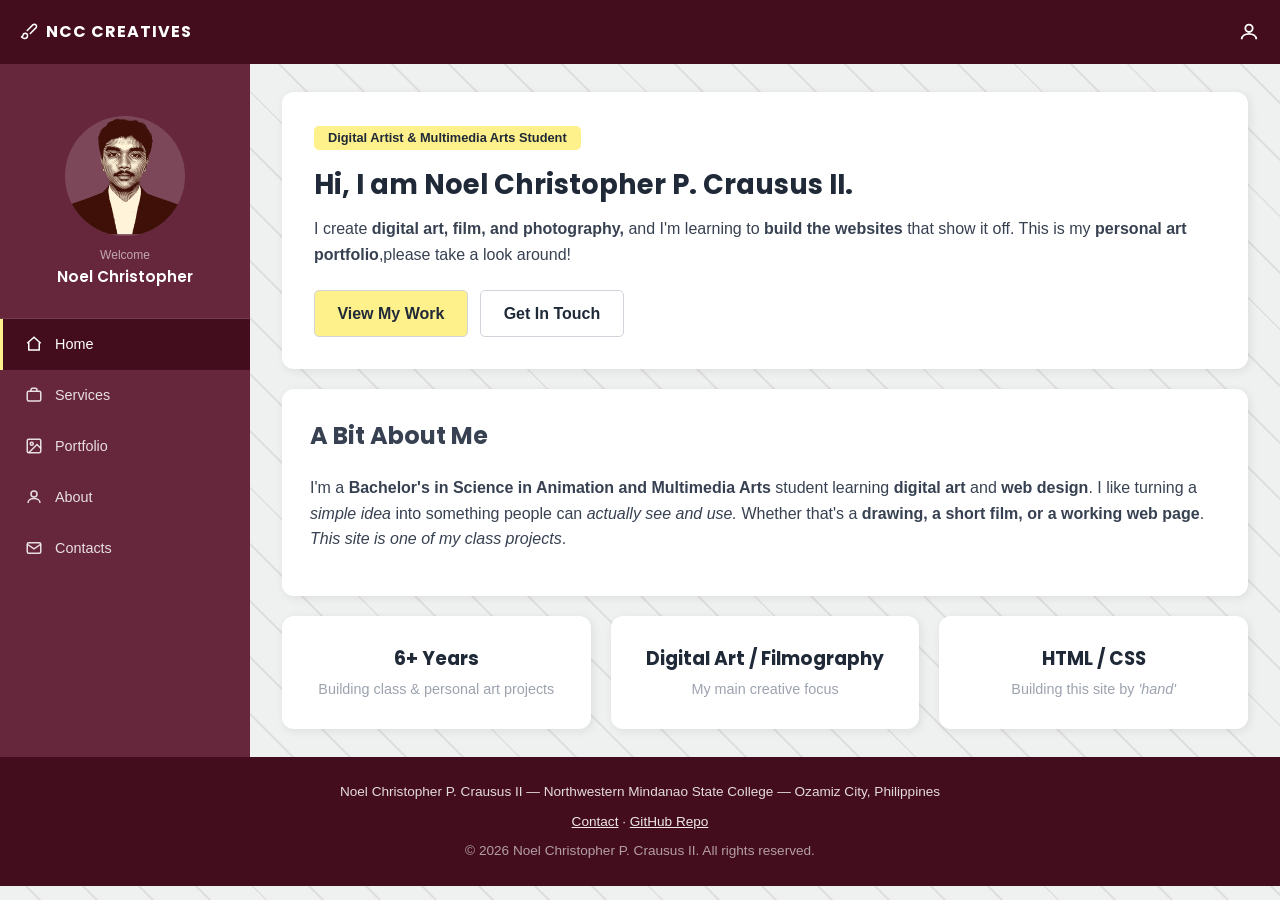
<file: index.html>
<!DOCTYPE html>
<html lang="en">

<head>
  <meta charset="UTF-8">
  <meta name="viewport" content="width=device-width, initial-scale=1.0">
  <title>Home | NCC Creatives</title>

  <link href="https://fonts.googleapis.com/css2?family=Poppins:wght@400;500;600;700&display=swap" rel="stylesheet">
  <link rel="icon" type="image/png" sizes="32x32" href="images/favicon-32.png">
  <link rel="icon" type="image/png" sizes="16x16" href="images/favicon-16.png">
  <link rel="apple-touch-icon" sizes="180x180" href="images/favicon-180.png">
  <link rel="stylesheet" href="styles.css">
</head>

<body>
  <div class="app-shell">
    <!-- ===== TOP BAR ===== -->
    <header class="topbar">
      <button class="menu-toggle" id="menuToggle" aria-label="Toggle menu">
        <svg width="22" height="22" viewBox="0 0 24 24" fill="none" stroke="currentColor" stroke-width="2">
          <line x1="3" y1="6" x2="21" y2="6"/><line x1="3" y1="12" x2="21" y2="12"/><line x1="3" y1="18" x2="21" y2="18"/>
        </svg>
      </button>
      <span class="topbar-brand">
        <svg width="18" height="18" viewBox="0 0 24 24" fill="none" stroke="currentColor" stroke-width="2" style="vertical-align: -3px; margin-right: 4px;">
          <path d="M9.06 11.9l8.07-8.06a2.85 2.85 0 1 1 4.03 4.03l-8.06 8.08"/>
          <path d="M7.07 14.94c-1.66 0-3 1.35-3 3.02 0 1.33-2.5 1.52-2 2.02 1.08 1.1 2.49 2.02 4 2.02 2.2 0 4-1.8 4-4.04a3.01 3.01 0 0 0-3-3.02z"/>
        </svg>
        NCC CREATIVES
      </span>
      <div class="topbar-user">
        <svg width="22" height="22" viewBox="0 0 24 24" fill="none" stroke="currentColor" stroke-width="2">
          <circle cx="12" cy="8" r="4"/><path d="M4 20c0-4 4-6 8-6s8 2 8 6"/>
        </svg>
      </div>
    </header>
  
    <div class="dashboard-body">
  
      <!-- ===== SIDEBAR ===== -->
      <aside class="sidebar" id="sidebar">
  
        <div class="profile-block">
          <img src="images/profile-photo.png" alt="Noel Christopher posed for a friendly personal profile portrait against a simple background" class="profile-avatar">
          <div>
            <p class="welcome-label">Welcome</p>
            <p class="profile-name">Noel Christopher</p>
          </div>
        </div>
  
        <nav class="sidebar-nav">
          <a href="index.html" class="sidebar-link active">
            <svg class="icon" width="18" height="18" viewBox="0 0 24 24" fill="none" stroke="currentColor" stroke-width="2"><path d="M3 11l9-8 9 8"/><path d="M5 10v10h14V10"/></svg>
            Home
          </a>
          <a href="services.html" class="sidebar-link">
            <svg class="icon" width="18" height="18" viewBox="0 0 24 24" fill="none" stroke="currentColor" stroke-width="2"><rect x="3" y="7" width="18" height="13" rx="2"/><path d="M8 7V5a2 2 0 0 1 2-2h4a2 2 0 0 1 2 2v2"/></svg>
            Services
          </a>
          <a href="portfolio.html" class="sidebar-link">
            <svg class="icon" width="18" height="18" viewBox="0 0 24 24" fill="none" stroke="currentColor" stroke-width="2"><rect x="3" y="3" width="18" height="18" rx="2"/><circle cx="9" cy="9" r="2"/><path d="M21 15l-5-5L5 21"/></svg>
            Portfolio
          </a>
          <a href="about.html" class="sidebar-link">
            <svg class="icon" width="18" height="18" viewBox="0 0 24 24" fill="none" stroke="currentColor" stroke-width="2"><circle cx="12" cy="8" r="4"/><path d="M4 20c0-4 4-6 8-6s8 2 8 6"/></svg>
            About
          </a>
          <a href="contacts.html" class="sidebar-link">
            <svg class="icon" width="18" height="18" viewBox="0 0 24 24" fill="none" stroke="currentColor" stroke-width="2"><rect x="3" y="5" width="18" height="14" rx="2"/><path d="M3 7l9 6 9-6"/></svg>
            Contacts
          </a>
        </nav>
      </aside>
  
      <!-- ===== MAIN CONTENT ===== -->
      <main class="dashboard-content">
  
        <!-- ===== JUMBOTRON ===== -->
        <div class="jumbotron">
          <span class="eyebrow">Digital Artist &amp; Multimedia Arts Student</span>
          <h1>Hi, I am Noel Christopher P. Crausus II.</h1>
          <p class="lead">
            I create <strong>digital art, film, and photography,</strong> and I'm learning to
            <strong>build the websites</strong> that show it off. This is my
            <strong>personal art portfolio</strong>,please take a look around!
          </p>
          <a href="portfolio.html" class="btn btn-accent">View My Work</a>
          <a href="contacts.html" class="btn btn-outline-light-custom">Get In Touch</a>
        </div>
  
        <div class="info-card">
          <h2><span class="eyebrow">A Bit About Me</span></h2>
          <p>
            I'm a <strong>Bachelor's in Science in Animation and Multimedia Arts</strong> student
            learning <strong>digital art</strong> and <strong>web design</strong>. I like turning a
            <i>simple idea</i> into something people can <i>actually see and use.</i> Whether
            that's a <strong>drawing, a short film, or a working web page</strong>. <i>This site is
            one of my class projects</i>.
          </p>
        </div>
  
        <div class="info-row">
          <div class="info-card small">
            <h3>6+ Years</h3>
            <p>Building class &amp; personal art projects</p>
          </div>
          <div class="info-card small">
            <h3>Digital Art /   Filmography</h3>
            <p>My main creative focus</p>
          </div>
          <div class="info-card small">
            <h3>HTML / CSS</h3>
            <p>Building this site by <i>'hand'</i></p>
          </div>
        </div>
  
      </main>
  
    </div>
  
  <!-- ===== FOOTER ===== -->
    <footer class="site-footer text-center">
      <p class="footer-line">Noel Christopher P. Crausus II &mdash; Northwestern Mindanao State College &mdash; Ozamiz City, Philippines</p>
      <p class="footer-line"><a href="contacts.html">Contact</a> &middot; <a href="https://github.com/noelccii/ncc-creatives-portfolio" target="_blank" rel="noopener">GitHub Repo</a></p>
      <p class="mb-0">&copy; 2026 Noel Christopher P. Crausus II. All rights reserved.</p>
    </footer>
  </div>
  <script>
    // 
    document.getElementById('menuToggle').addEventListener('click', function () {
      document.getElementById('sidebar').classList.toggle('open');
    });
  </script>

</body>
</html>
</file>
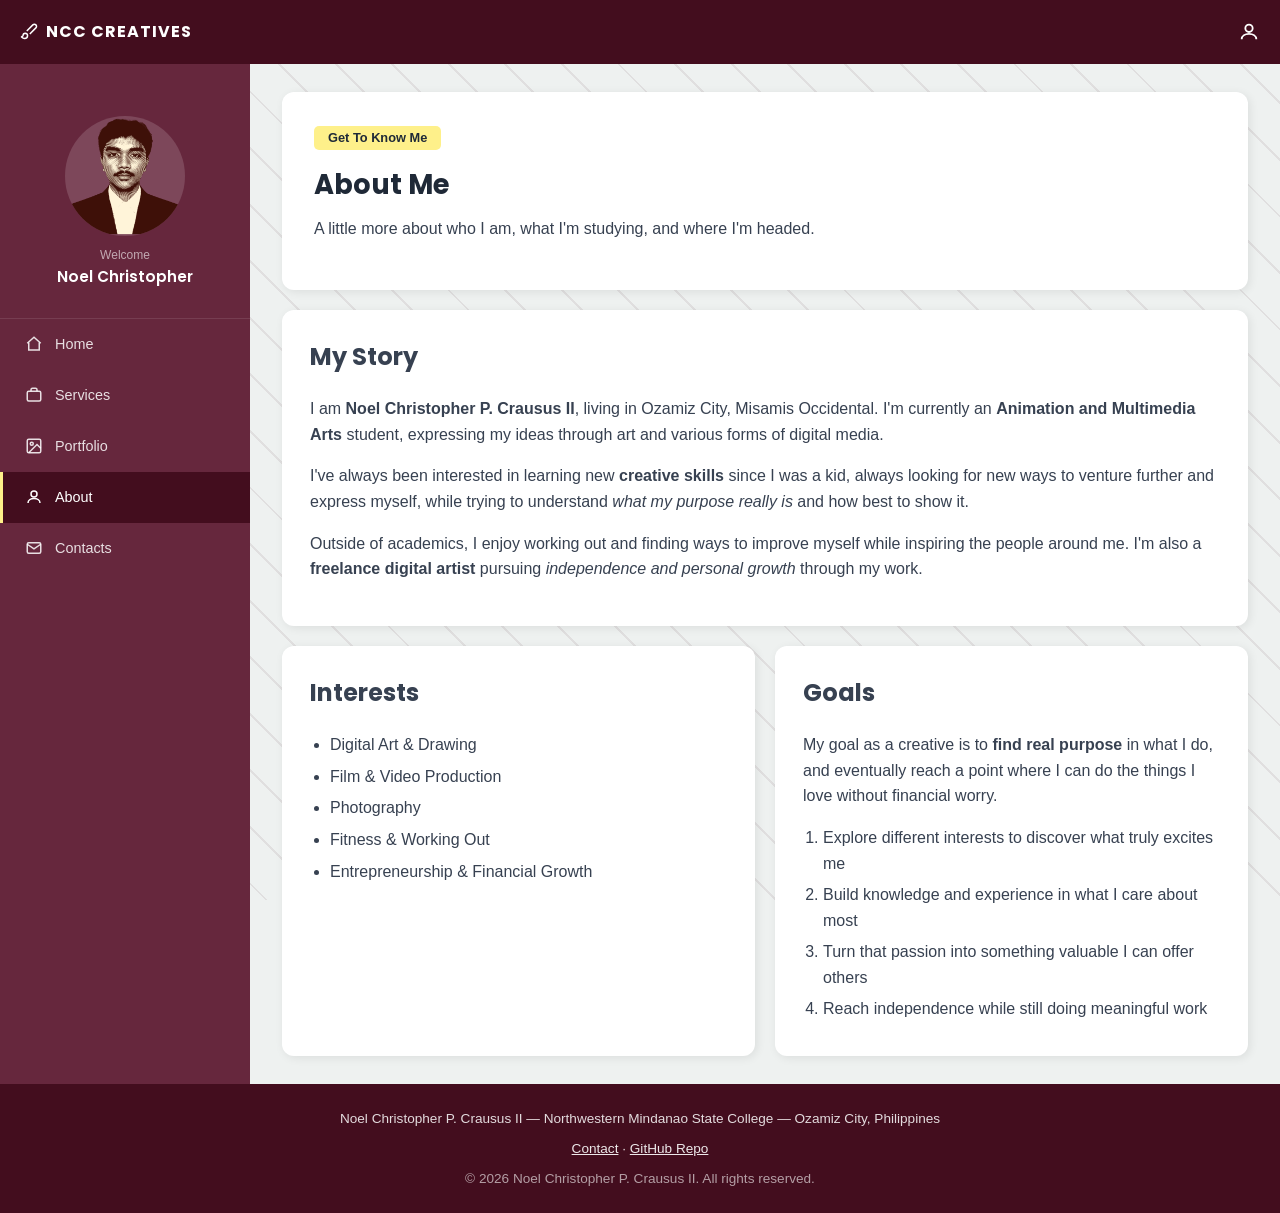
<file: about.html>
<!DOCTYPE html>
<html lang="en">

<head>
  <meta charset="UTF-8">
  <meta name="viewport" content="width=device-width, initial-scale=1.0">
  <title>About | NCC Creatives</title>

  <link href="https://fonts.googleapis.com/css2?family=Poppins:wght@400;500;600;700&display=swap" rel="stylesheet">
  <link rel="icon" type="image/png" sizes="32x32" href="images/favicon-32.png">
  <link rel="icon" type="image/png" sizes="16x16" href="images/favicon-16.png">
  <link rel="apple-touch-icon" sizes="180x180" href="images/favicon-180.png">
  <link rel="stylesheet" href="styles.css">
</head>

<body>
  <div class="app-shell">
    <!-- ===== TOP BAR ===== -->
    <header class="topbar">
      <button class="menu-toggle" id="menuToggle" aria-label="Toggle menu">
        <svg width="22" height="22" viewBox="0 0 24 24" fill="none" stroke="currentColor" stroke-width="2">
          <line x1="3" y1="6" x2="21" y2="6"/><line x1="3" y1="12" x2="21" y2="12"/><line x1="3" y1="18" x2="21" y2="18"/>
        </svg>
      </button>
      <span class="topbar-brand">
        <svg width="18" height="18" viewBox="0 0 24 24" fill="none" stroke="currentColor" stroke-width="2" style="vertical-align: -3px; margin-right: 4px;">
          <path d="M9.06 11.9l8.07-8.06a2.85 2.85 0 1 1 4.03 4.03l-8.06 8.08"/>
          <path d="M7.07 14.94c-1.66 0-3 1.35-3 3.02 0 1.33-2.5 1.52-2 2.02 1.08 1.1 2.49 2.02 4 2.02 2.2 0 4-1.8 4-4.04a3.01 3.01 0 0 0-3-3.02z"/>
        </svg>
        NCC CREATIVES
      </span>
      <div class="topbar-user">
        <svg width="22" height="22" viewBox="0 0 24 24" fill="none" stroke="currentColor" stroke-width="2">
          <circle cx="12" cy="8" r="4"/><path d="M4 20c0-4 4-6 8-6s8 2 8 6"/>
        </svg>
      </div>
    </header>
  
    <div class="dashboard-body">
  
      <!-- ===== SIDEBAR ===== -->
      <aside class="sidebar" id="sidebar">
  
        <div class="profile-block">
          <img src="images/profile-photo.png" alt="Noel Christopher posed for a friendly personal profile portrait against a simple background" class="profile-avatar">
          <div>
            <p class="welcome-label">Welcome</p>
            <p class="profile-name">Noel Christopher</p>
          </div>
        </div>
  
        <nav class="sidebar-nav">
          <a href="index.html" class="sidebar-link">
            <svg class="icon" width="18" height="18" viewBox="0 0 24 24" fill="none" stroke="currentColor" stroke-width="2"><path d="M3 11l9-8 9 8"/><path d="M5 10v10h14V10"/></svg>
            Home
          </a>
          <a href="services.html" class="sidebar-link">
            <svg class="icon" width="18" height="18" viewBox="0 0 24 24" fill="none" stroke="currentColor" stroke-width="2"><rect x="3" y="7" width="18" height="13" rx="2"/><path d="M8 7V5a2 2 0 0 1 2-2h4a2 2 0 0 1 2 2v2"/></svg>
            Services
          </a>
          <a href="portfolio.html" class="sidebar-link">
            <svg class="icon" width="18" height="18" viewBox="0 0 24 24" fill="none" stroke="currentColor" stroke-width="2"><rect x="3" y="3" width="18" height="18" rx="2"/><circle cx="9" cy="9" r="2"/><path d="M21 15l-5-5L5 21"/></svg>
            Portfolio
          </a>
          <a href="about.html" class="sidebar-link active">
            <svg class="icon" width="18" height="18" viewBox="0 0 24 24" fill="none" stroke="currentColor" stroke-width="2"><circle cx="12" cy="8" r="4"/><path d="M4 20c0-4 4-6 8-6s8 2 8 6"/></svg>
            About
          </a>
          <a href="contacts.html" class="sidebar-link">
            <svg class="icon" width="18" height="18" viewBox="0 0 24 24" fill="none" stroke="currentColor" stroke-width="2"><rect x="3" y="5" width="18" height="14" rx="2"/><path d="M3 7l9 6 9-6"/></svg>
            Contacts
          </a>
        </nav>
      </aside>
  
      <!-- ===== MAIN CONTENT ===== -->
      <main class="dashboard-content">
  
        <!-- ===== JUMBOTRON ===== -->
        <div class="jumbotron">
          <span class="eyebrow">Get To Know Me</span>
          <h1>About Me</h1>
          <p class="lead">
            A little more about who I am, what I'm studying, and where I'm headed.
          </p>
        </div>
  
        <div class="info-card">
          <h2><span class="eyebrow">My Story</span></h2>
          <p>
            I am <strong>Noel Christopher P. Crausus II</strong>, living in Ozamiz City,
            Misamis Occidental. I'm currently an <strong>Animation and Multimedia Arts</strong>
            student, expressing my ideas through art and various forms of digital media.
          </p>
          <p>
            I've always been interested in learning new <strong>creative skills</strong> since
            I was a kid, always looking for new ways to venture further and express myself,
            while trying to understand <i>what my purpose really is</i> and how best to show it.
          </p>
          <p>
            Outside of academics, I enjoy working out and finding ways to improve myself while
            inspiring the people around me. I'm also a <strong>freelance digital artist</strong>
            pursuing <i>independence and personal growth</i> through my work.
          </p>
        </div>
  
        <div class="info-row">
          <div class="info-card">
            <h2><span class="eyebrow">Interests</span></h2>
            <ul class="about-list">
              <li>Digital Art &amp; Drawing</li>
              <li>Film &amp; Video Production</li>
              <li>Photography</li>
              <li>Fitness &amp; Working Out</li>
              <li>Entrepreneurship &amp; Financial Growth</li>
            </ul>
          </div>
  
          <div class="info-card">
            <h2><span class="eyebrow">Goals</span></h2>
            <p style="margin-top: 0;">
              My goal as a creative is to <strong>find real purpose</strong> in what I do, and
              eventually reach a point where I can do the things I love without financial worry.
            </p>
            <ol class="about-list">
              <li>Explore different interests to discover what truly excites me</li>
              <li>Build knowledge and experience in what I care about most</li>
              <li>Turn that passion into something valuable I can offer others</li>
              <li>Reach independence while still doing meaningful work</li>
            </ol>
          </div>
        </div>
  
      </main>
  
    </div>
  
    <!-- ===== FOOTER  ===== -->
    <footer class="site-footer text-center">
      <p class="footer-line">Noel Christopher P. Crausus II &mdash; Northwestern Mindanao State College &mdash; Ozamiz City, Philippines</p>
      <p class="footer-line"><a href="contacts.html">Contact</a> &middot; <a href="https://github.com/noelccii/ncc-creatives-portfolio" target="_blank" rel="noopener">GitHub Repo</a></p>
      <p class="mb-0">&copy; 2026 Noel Christopher P. Crausus II. All rights reserved.</p>
    </footer>

  </div>       
  
  <script>
    document.getElementById('menuToggle').addEventListener('click', function () {
      document.getElementById('sidebar').classList.toggle('open');
    });
  </script>

</body>
</html>
</file>
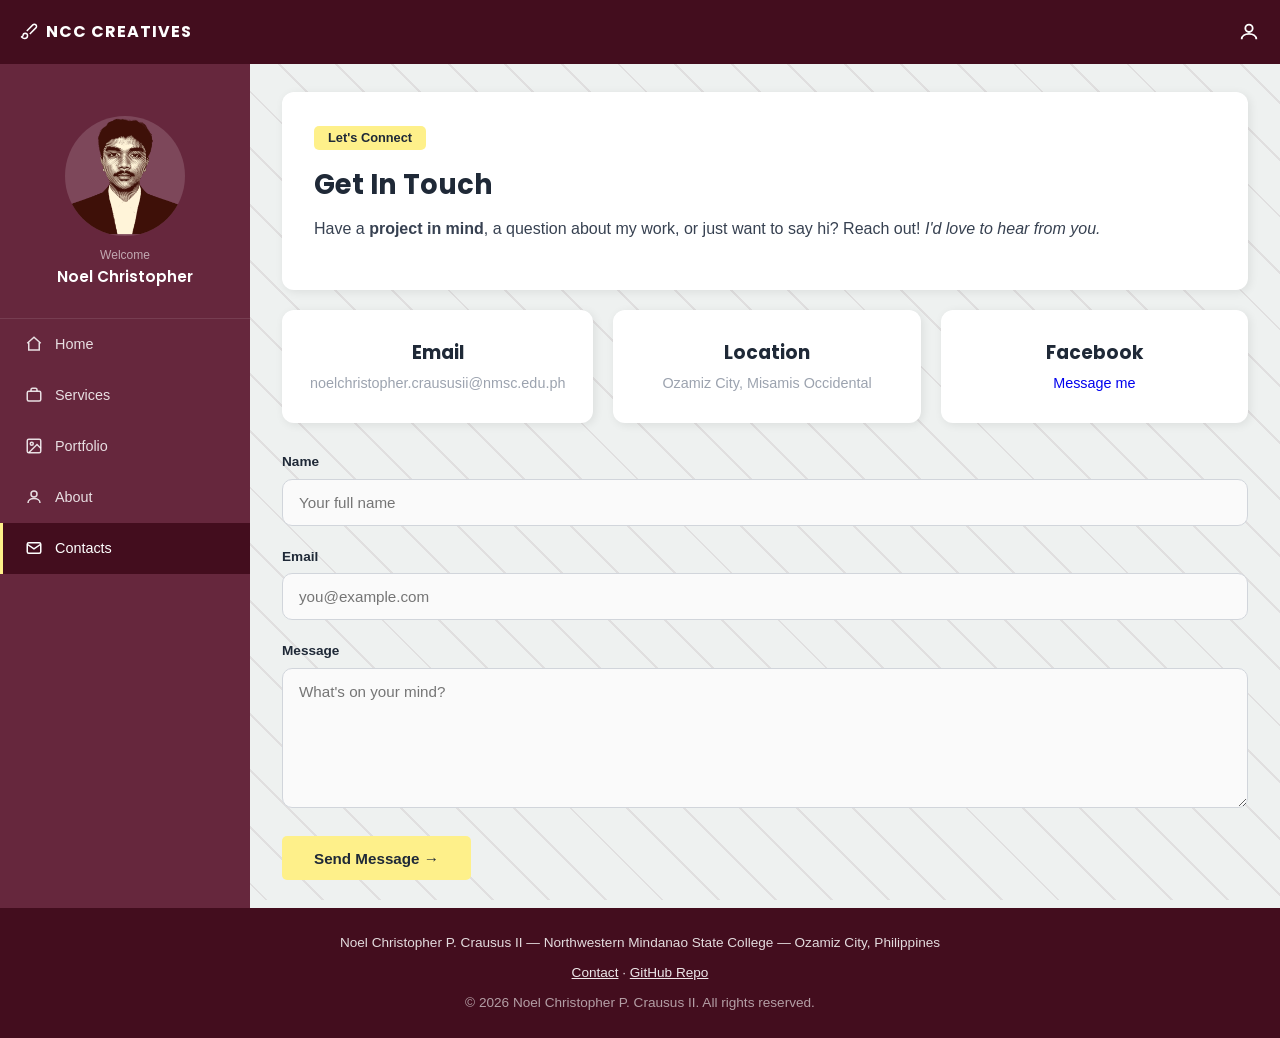
<file: contacts.html>
<!DOCTYPE html>
<html lang="en">

<head>
  <meta charset="UTF-8">
  <meta name="viewport" content="width=device-width, initial-scale=1.0">
  <title>Contacts | NCC Creatives</title>

  <link href="https://fonts.googleapis.com/css2?family=Poppins:wght@400;500;600;700&display=swap" rel="stylesheet">
  <link rel="icon" type="image/png" sizes="32x32" href="images/favicon-32.png">
  <link rel="icon" type="image/png" sizes="16x16" href="images/favicon-16.png">
  <link rel="apple-touch-icon" sizes="180x180" href="images/favicon-180.png">
  <link rel="stylesheet" href="styles.css">
</head>

<body>
  <div class="app-shell">
    <!-- ===== TOP BAR ===== -->
    <header class="topbar">
      <button class="menu-toggle" id="menuToggle" aria-label="Toggle menu">
        <svg width="22" height="22" viewBox="0 0 24 24" fill="none" stroke="currentColor" stroke-width="2">
            <line x1="3" y1="6" x2="21" y2="6"/><line x1="3" y1="12" x2="21" y2="12"/><line x1="3" y1="18" x2="21" y2="18"/>
        </svg>
      </button>
      <span class="topbar-brand">
        <svg width="18" height="18" viewBox="0 0 24 24" fill="none" stroke="currentColor" stroke-width="2" style="vertical-align: -3px; margin-right: 4px;">
          <path d="M9.06 11.9l8.07-8.06a2.85 2.85 0 1 1 4.03 4.03l-8.06 8.08"/>
          <path d="M7.07 14.94c-1.66 0-3 1.35-3 3.02 0 1.33-2.5 1.52-2 2.02 1.08 1.1 2.49 2.02 4 2.02 2.2 0 4-1.8 4-4.04a3.01 3.01 0 0 0-3-3.02z"/>
        </svg>
        NCC CREATIVES
      </span>
      <div class="topbar-user">
        <svg width="22" height="22" viewBox="0 0 24 24" fill="none" stroke="currentColor" stroke-width="2">
          <circle cx="12" cy="8" r="4"/><path d="M4 20c0-4 4-6 8-6s8 2 8 6"/>
        </svg>
      </div>
    </header>
  
    <div class="dashboard-body">
  
      <!-- ===== SIDEBAR ===== -->
      <aside class="sidebar" id="sidebar">
  
        <div class="profile-block">
          <img src="images/profile-photo.png" alt="Noel Christopher posed for a friendly personal profile portrait against a simple background" class="profile-avatar">
          <div>
            <p class="welcome-label">Welcome</p>
            <p class="profile-name">Noel Christopher</p>
          </div>
        </div>
  
        <nav class="sidebar-nav">
          <a href="index.html" class="sidebar-link">
            <svg class="icon" width="18" height="18" viewBox="0 0 24 24" fill="none" stroke="currentColor" stroke-width="2"><path d="M3 11l9-8 9 8"/><path d="M5 10v10h14V10"/></svg>
            Home
          </a>
          <a href="services.html" class="sidebar-link">
            <svg class="icon" width="18" height="18" viewBox="0 0 24 24" fill="none" stroke="currentColor" stroke-width="2"><rect x="3" y="7" width="18" height="13" rx="2"/><path d="M8 7V5a2 2 0 0 1 2-2h4a2 2 0 0 1 2 2v2"/></svg>
            Services
          </a>
          <a href="portfolio.html" class="sidebar-link">
            <svg class="icon" width="18" height="18" viewBox="0 0 24 24" fill="none" stroke="currentColor" stroke-width="2"><rect x="3" y="3" width="18" height="18" rx="2"/><circle cx="9" cy="9" r="2"/><path d="M21 15l-5-5L5 21"/></svg>
            Portfolio
          </a>
          <a href="about.html" class="sidebar-link">
            <svg class="icon" width="18" height="18" viewBox="0 0 24 24" fill="none" stroke="currentColor" stroke-width="2"><circle cx="12" cy="8" r="4"/><path d="M4 20c0-4 4-6 8-6s8 2 8 6"/></svg>
            About
          </a>
          <a href="contacts.html" class="sidebar-link active">
            <svg class="icon" width="18" height="18" viewBox="0 0 24 24" fill="none" stroke="currentColor" stroke-width="2"><rect x="3" y="5" width="18" height="14" rx="2"/><path d="M3 7l9 6 9-6"/></svg>
            Contacts
          </a>
        </nav>
      </aside>
  
      <!-- ===== MAIN CONTENT ===== -->
      <main class="dashboard-content">
  
        <!-- ===== JUMBOTRON ===== -->
        <div class="jumbotron">
          <span class="eyebrow">Let's Connect</span>
          <h1>Get In Touch</h1>
          <p class="lead">
            Have a <strong>project in mind</strong>, a question about my work, or just want to say hi?
            Reach out! <i>I'd love to hear from you.</i>
          </p>
        </div>
  
        <div class="info-row">
          <div class="info-card small">
            <h3>Email</h3>
            <p>noelchristopher.craususii@nmsc.edu.ph</p>
          </div>
          <div class="info-card small">
            <h3>Location</h3>
            <p>Ozamiz City, Misamis Occidental</p>
          </div>
          <div class="info-card small">
            <h3>Facebook</h3>
            <p><a href="https://www.facebook.com/NoelChistopherPCrausus2018" target="_blank" rel="noopener">Message me</a></p>
          </div>
        </div>
  
        <!-- static contact form -->
  
        <form class="contact-form">
          <div class="form-group">
            <label for="name">Name</label>
            <input type="text" id="name" name="name" placeholder="Your full name">
          </div>
          
          <div class="form-group">
            <label for="email">Email</label>
            <input type="email" id="email" name="email" placeholder="you@example.com">
          </div>
          
          <div class="form-group">
            <label for="message">Message</label>
            <textarea id="message" name="message" rows="5" placeholder="What's on your mind?"></textarea>
          </div>
          
          <button type="submit" class="btn-accent">Send Message <span class="arrow">&rarr;</span></button>
        </form>
  
      </main> 
  
    </div>
  
    <!-- ===== FOOTER ===== -->
    <footer class="site-footer text-center">
      <p class="footer-line">Noel Christopher P. Crausus II &mdash; Northwestern Mindanao State College &mdash; Ozamiz City, Philippines</p>
      <p class="footer-line"><a href="contacts.html">Contact</a> &middot; <a href="https://github.com/noelccii/ncc-creatives-portfolio" target="_blank" rel="noopener">GitHub Repo</a></p>
      <p class="mb-0">&copy; 2026 Noel Christopher P. Crausus II. All rights reserved.</p>
    </footer>

  </div>
  <script>
    document.getElementById('menuToggle').addEventListener('click', function () {
      document.getElementById('sidebar').classList.toggle('open');
    });
  </script>

</body>
</html>
</file>
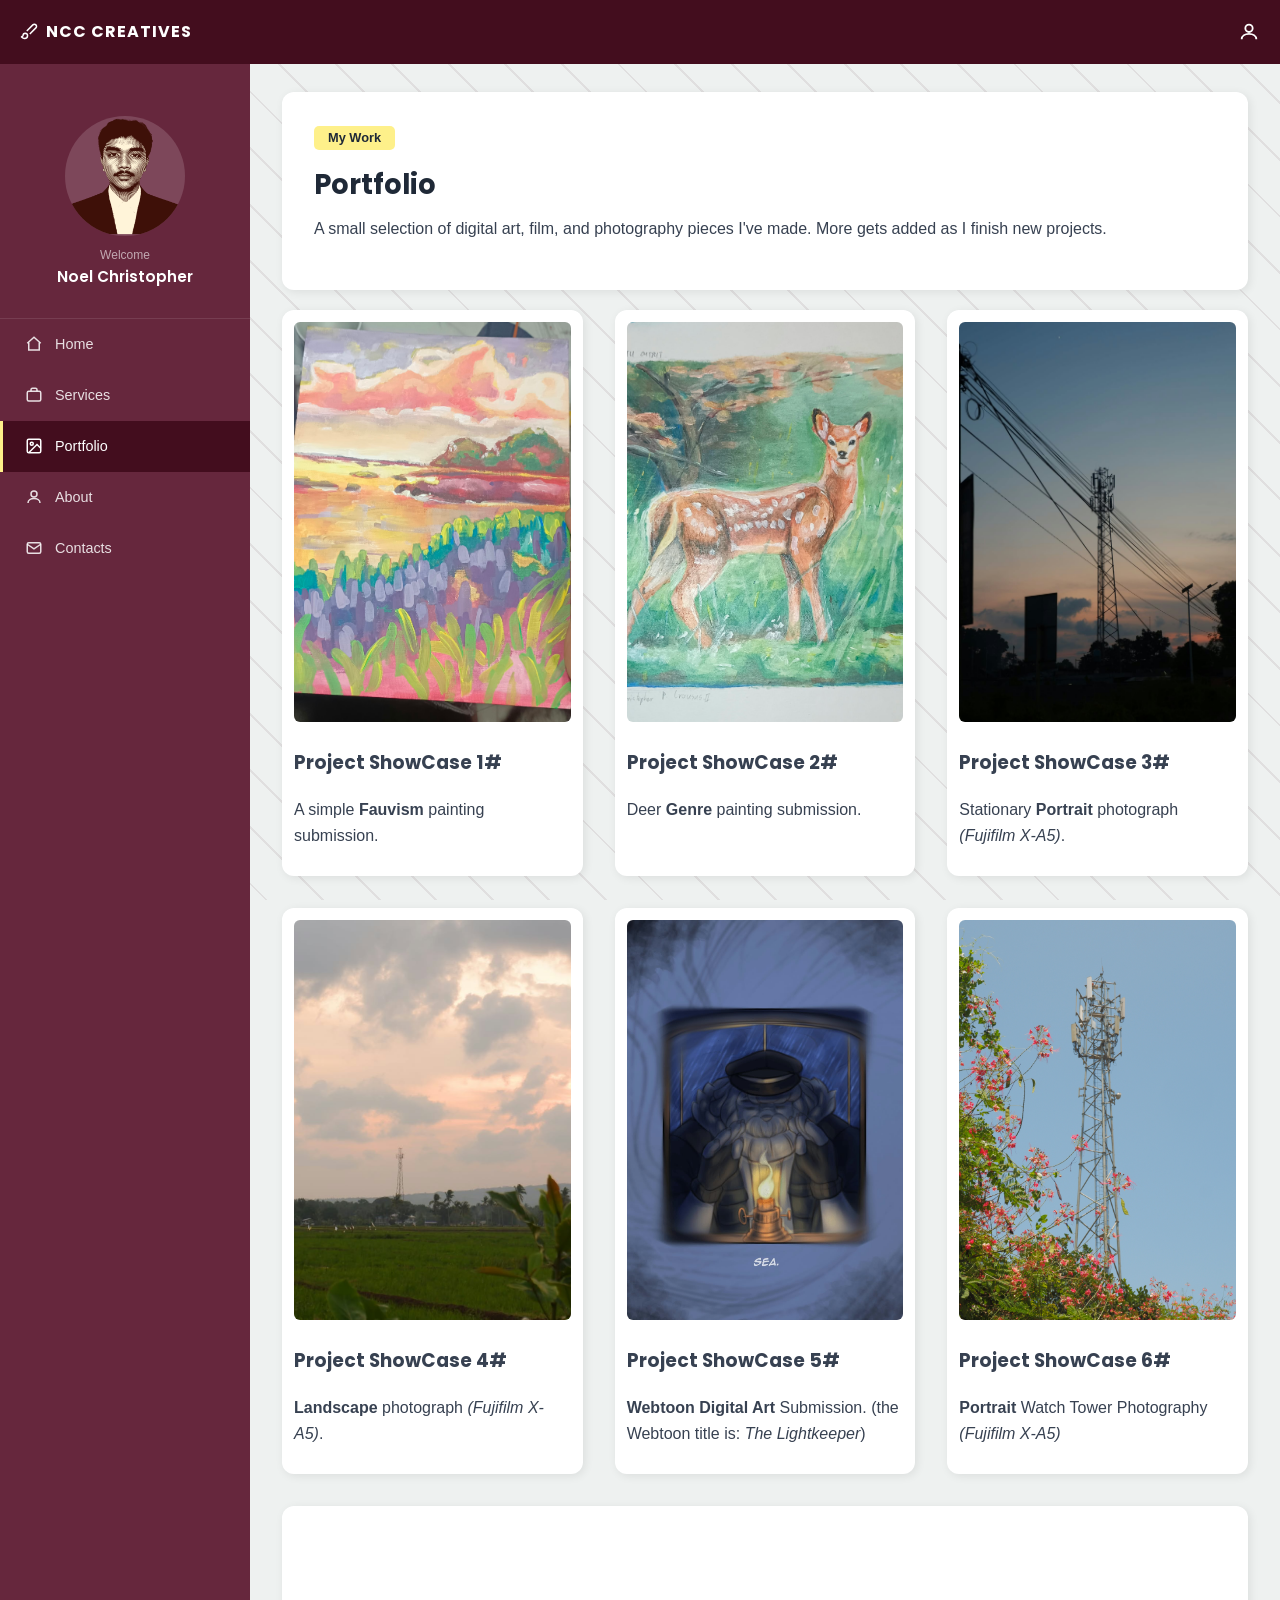
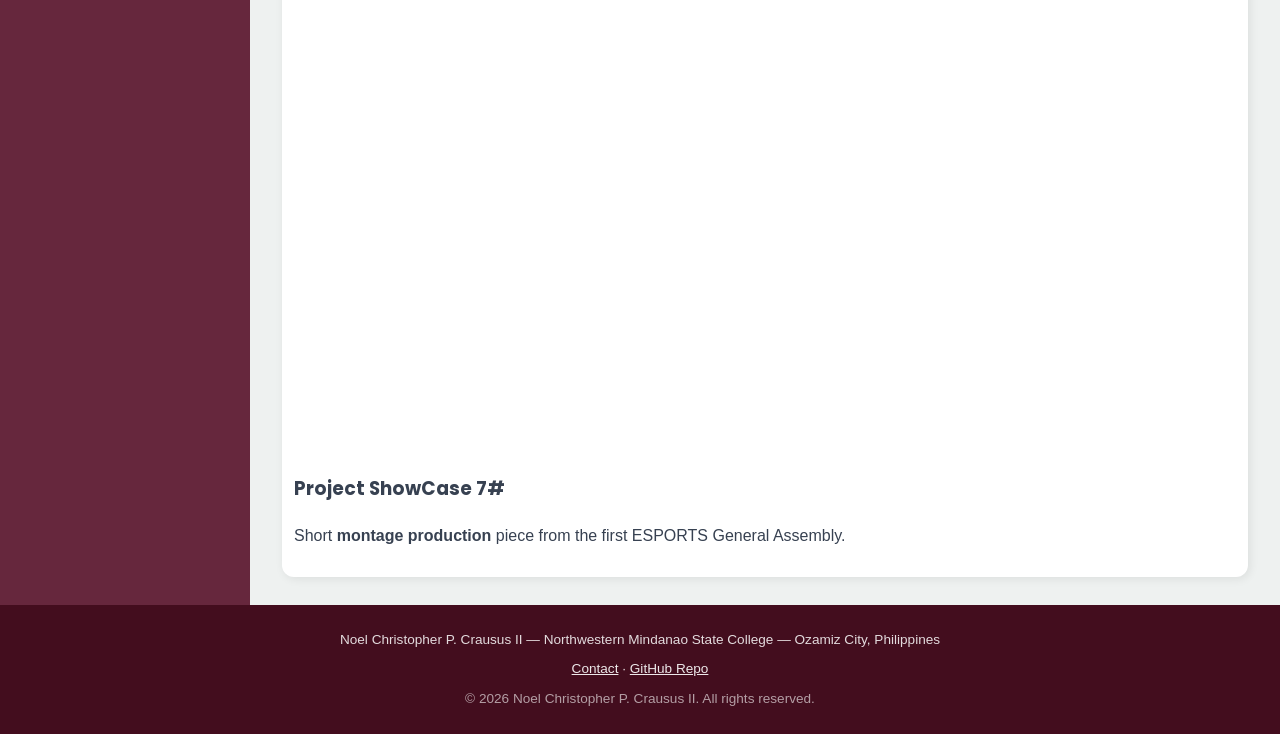
<file: portfolio.html>
<!DOCTYPE html>
<html lang="en">

<head>
  <meta charset="UTF-8">
  <meta name="viewport" content="width=device-width, initial-scale=1.0">
  <title>Portfolio | NCC Creatives</title>

  <link href="https://fonts.googleapis.com/css2?family=Poppins:wght@400;500;600;700&display=swap" rel="stylesheet">
  <link rel="icon" type="image/png" sizes="32x32" href="images/favicon-32.png">
  <link rel="icon" type="image/png" sizes="16x16" href="images/favicon-16.png">
  <link rel="apple-touch-icon" sizes="180x180" href="images/favicon-180.png">
  <link rel="stylesheet" href="styles.css">
</head>

<body>
  <div class="app-shell">  
    <!-- ===== TOP BAR ===== -->
    <header class="topbar">
      <button class="menu-toggle" id="menuToggle" aria-label="Toggle menu">
        <svg width="22" height="22" viewBox="0 0 24 24" fill="none" stroke="currentColor" stroke-width="2">
          <line x1="3" y1="6" x2="21" y2="6"/><line x1="3" y1="12" x2="21" y2="12"/><line x1="3" y1="18" x2="21" y2="18"/>
        </svg>
      </button>
      <span class="topbar-brand">
        <svg width="18" height="18" viewBox="0 0 24 24" fill="none" stroke="currentColor" stroke-width="2" style="vertical-align: -3px; margin-right: 4px;">
          <path d="M9.06 11.9l8.07-8.06a2.85 2.85 0 1 1 4.03 4.03l-8.06 8.08"/>
          <path d="M7.07 14.94c-1.66 0-3 1.35-3 3.02 0 1.33-2.5 1.52-2 2.02 1.08 1.1 2.49 2.02 4 2.02 2.2 0 4-1.8 4-4.04a3.01 3.01 0 0 0-3-3.02z"/>
        </svg>
        NCC CREATIVES
      </span>
      <div class="topbar-user">
        <svg width="22" height="22" viewBox="0 0 24 24" fill="none" stroke="currentColor" stroke-width="2">
          <circle cx="12" cy="8" r="4"/><path d="M4 20c0-4 4-6 8-6s8 2 8 6"/>
        </svg>
      </div>
    </header>
  
    <div class="dashboard-body">
  
      <!-- ===== SIDEBAR ===== -->
      <aside class="sidebar" id="sidebar">
  
        <div class="profile-block">
          <img src="images/profile-photo.png" alt="Noel Christopher posed for a friendly personal profile portrait against a simple background" class="profile-avatar">
          <div>
            <p class="welcome-label">Welcome</p>
            <p class="profile-name">Noel Christopher</p>
          </div>
        </div>
  
        <nav class="sidebar-nav">
          <a href="index.html" class="sidebar-link">
            <svg class="icon" width="18" height="18" viewBox="0 0 24 24" fill="none" stroke="currentColor" stroke-width="2"><path d="M3 11l9-8 9 8"/><path d="M5 10v10h14V10"/></svg>
            Home
          </a>
          <a href="services.html" class="sidebar-link">
            <svg class="icon" width="18" height="18" viewBox="0 0 24 24" fill="none" stroke="currentColor" stroke-width="2"><rect x="3" y="7" width="18" height="13" rx="2"/><path d="M8 7V5a2 2 0 0 1 2-2h4a2 2 0 0 1 2 2v2"/></svg>
            Services
          </a>
          <a href="portfolio.html" class="sidebar-link active">
            <svg class="icon" width="18" height="18" viewBox="0 0 24 24" fill="none" stroke="currentColor" stroke-width="2"><rect x="3" y="3" width="18" height="18" rx="2"/><circle cx="9" cy="9" r="2"/><path d="M21 15l-5-5L5 21"/></svg>
            Portfolio
          </a>
          <a href="about.html" class="sidebar-link">
            <svg class="icon" width="18" height="18" viewBox="0 0 24 24" fill="none" stroke="currentColor" stroke-width="2"><circle cx="12" cy="8" r="4"/><path d="M4 20c0-4 4-6 8-6s8 2 8 6"/></svg>
            About
          </a>
          <a href="contacts.html" class="sidebar-link">
            <svg class="icon" width="18" height="18" viewBox="0 0 24 24" fill="none" stroke="currentColor" stroke-width="2"><rect x="3" y="5" width="18" height="14" rx="2"/><path d="M3 7l9 6 9-6"/></svg>
            Contacts
          </a>
        </nav>
      </aside>
  
      <!-- ===== MAIN CONTENT ===== -->
      <main class="dashboard-content">
  
        <!-- ===== JUMBOTRON ===== -->
        <div class="jumbotron">
          <span class="eyebrow">My Work</span>
          <h1>Portfolio</h1>
          <p class="lead">
            A small selection of digital art, film, and photography pieces I've made.
            More gets added as I finish new projects.
          </p>
        </div>
  
        <div class="portfolio-grid">
  
          <div class="portfolio-item">
            <img src="images/portfolio-1.jpg" alt="Fauvist-style acrylic painting of a coastal sunset, with a purple-pink sky, golden water, and layered green and lavender foliage in the foreground">
            <div class="portfolio-caption">
              <h3>Project ShowCase 1#</h3>
              <p>A simple <strong>Fauvism</strong> painting submission.</p>
            </div>
          </div>
  
          <div class="portfolio-item">
            <img src="images/portfolio-2.jpg" alt="Realistic painting of a spotted fawn standing in a green forest clearing beside a tree">
            <div class="portfolio-caption">
              <h3>Project ShowCase 2#</h3>
              <p>Deer <strong>Genre</strong> painting submission.</p>
            </div>
          </div>
  
          <div class="portfolio-item">
            <img src="images/portfolio-3.jpg" alt="Portrait-orientation photograph of a cell tower and power lines silhouetted against a dusk sky">
            <div class="portfolio-caption">
              <h3>Project ShowCase 3#</h3>
              <p>Stationary <strong>Portrait</strong> photograph <i>(Fujifilm X-A5)</i>.</p>
            </div>
          </div>
  
          <div class="portfolio-item">
            <img src="images/portfolio-4.jpg" alt="Landscape photograph of a green rice field at sunset with a distant cell tower and mountains">
            <div class="portfolio-caption">
              <h3>Project ShowCase 4#</h3>
              <p><strong>Landscape</strong> photograph <i>(Fujifilm X-A5)</i>.</p>
            </div>
          </div>
  
          <div class="portfolio-item">
            <img src="images/portfolio-5.jpg" alt="Digital comic panel from the webtoon The Lightkeeper, showing a bearded sea captain holding a glowing lantern">
            <div class="portfolio-caption">
              <h3>Project ShowCase 5#</h3>
              <p><strong>Webtoon Digital Art</strong> Submission. (the Webtoon title is: <i>The Lightkeeper</i>)</p>
            </div>
          </div>
  
          <div class="portfolio-item">
            <img src="images/portfolio-6.JPG" alt="Digital comic panel from the webtoon The Lightkeeper, showing a bearded sea captain holding a glowing lantern">
            <div class="portfolio-caption">
              <h3>Project ShowCase 6#</h3>
              <p><strong>Portrait</strong> Watch Tower Photography <i>(Fujifilm X-A5)</i></p>
            </div>
          </div>
  
          <div class="portfolio-item portfolio-item-wide">
            <iframe src="https://www.facebook.com/plugins/video.php?height=450&href=https%3A%2F%2Fweb.facebook.com%2Freel%2F28474933812166345%2F&show_text=false&width=800&t=0"
              style="width:100%; aspect-ratio:16/9; border:none; border-radius:6px; overflow:hidden;"
              scrolling="no" frameborder="0" allowfullscreen="true"
              allow="autoplay; clipboard-write; encrypted-media; picture-in-picture; web-share">
            </iframe>
            <div class="portfolio-caption">
              <h3>Project ShowCase 7#</h3>
              <p>Short <strong>montage production</strong> piece from the first ESPORTS General Assembly.</p>
            </div>
          </div>
        </div>
      </main>
  
    </div>
     
    <!-- ===== FOOTER ===== -->
    <footer class="site-footer text-center">
      <p class="footer-line">Noel Christopher P. Crausus II &mdash; Northwestern Mindanao State College &mdash; Ozamiz City, Philippines</p>
      <p class="footer-line"><a href="contacts.html">Contact</a> &middot; <a href="https://github.com/noelccii/ncc-creatives-portfolio" target="_blank" rel="noopener">GitHub Repo</a></p>
      <p class="mb-0">&copy; 2026 Noel Christopher P. Crausus II. All rights reserved.</p>
    </footer>

  </div>     

  <script>
    document.getElementById('menuToggle').addEventListener('click', function () {
      document.getElementById('sidebar').classList.toggle('open');
    });
  </script>

</body>
</html>
</file>
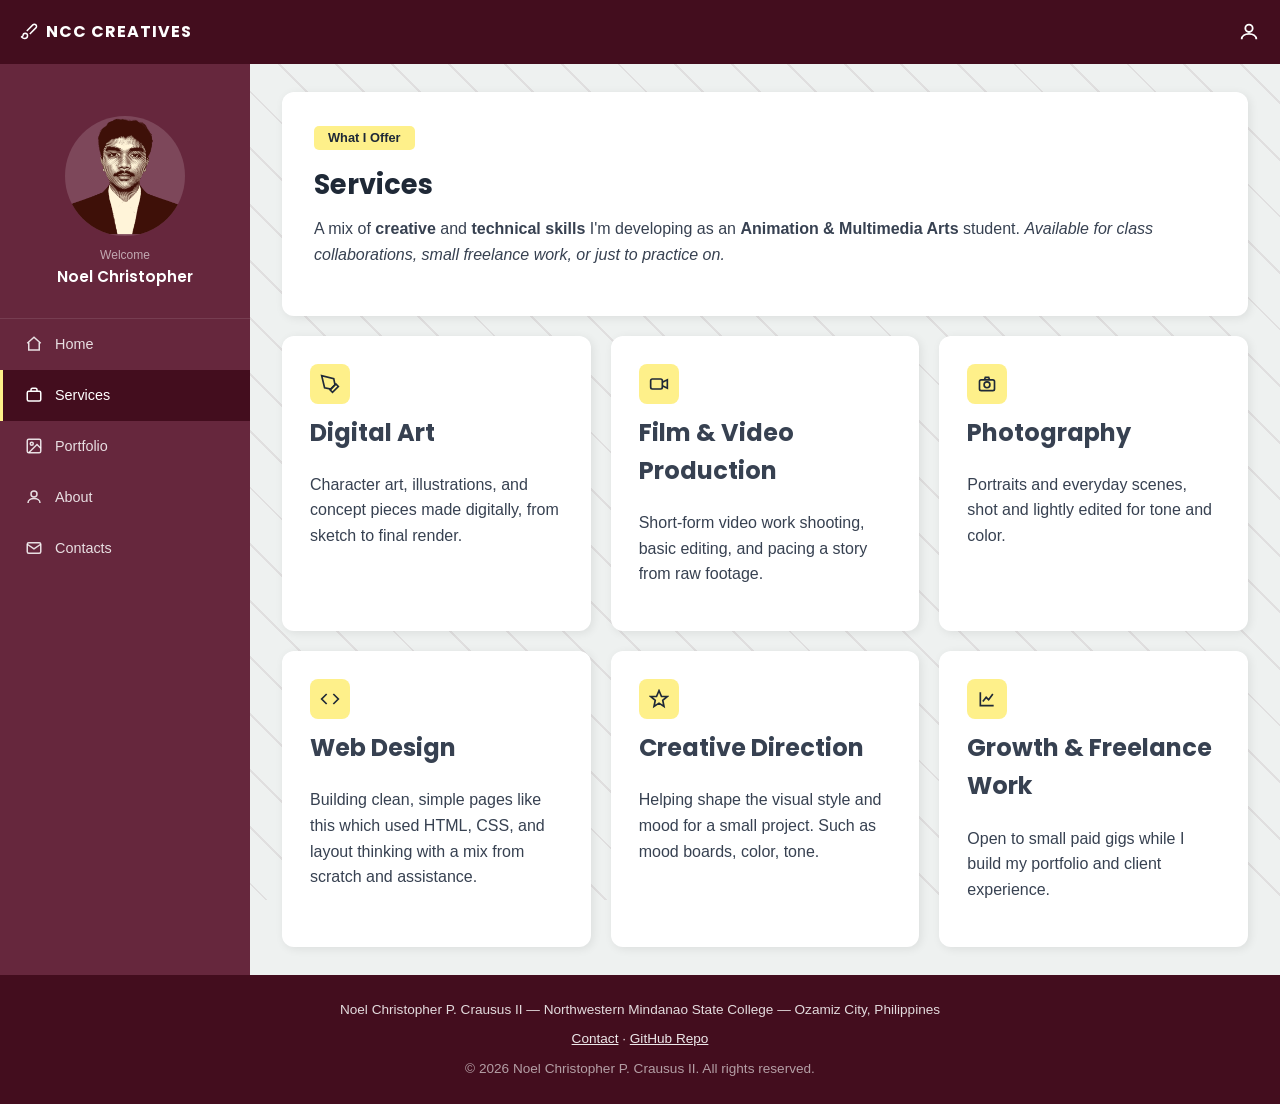
<file: services.html>
<!DOCTYPE html>
<html lang="en">

<head>
  <meta charset="UTF-8">
  <meta name="viewport" content="width=device-width, initial-scale=1.0">
  <title>Services | NCC Creatives</title>

  <link href="https://fonts.googleapis.com/css2?family=Poppins:wght@400;500;600;700&display=swap" rel="stylesheet">
  <link rel="icon" type="image/png" sizes="32x32" href="images/favicon-32.png">
  <link rel="icon" type="image/png" sizes="16x16" href="images/favicon-16.png">
  <link rel="apple-touch-icon" sizes="180x180" href="images/favicon-180.png">
  <link rel="stylesheet" href="styles.css">
</head>

<body>
  <div class="app-shell"> 
  
    <!-- ===== TOP BAR ===== -->
    <header class="topbar">
      <button class="menu-toggle" id="menuToggle" aria-label="Toggle menu">
        <svg width="22" height="22" viewBox="0 0 24 24" fill="none" stroke="currentColor" stroke-width="2">
          <line x1="3" y1="6" x2="21" y2="6"/><line x1="3" y1="12" x2="21" y2="12"/><line x1="3" y1="18" x2="21" y2="18"/>
        </svg>
      </button>
      <span class="topbar-brand">
        <svg width="18" height="18" viewBox="0 0 24 24" fill="none" stroke="currentColor" stroke-width="2" style="vertical-align: -3px; margin-right: 4px;">
          <path d="M9.06 11.9l8.07-8.06a2.85 2.85 0 1 1 4.03 4.03l-8.06 8.08"/>
          <path d="M7.07 14.94c-1.66 0-3 1.35-3 3.02 0 1.33-2.5 1.52-2 2.02 1.08 1.1 2.49 2.02 4 2.02 2.2 0 4-1.8 4-4.04a3.01 3.01 0 0 0-3-3.02z"/>
        </svg>
        NCC CREATIVES
      </span>
      <div class="topbar-user">
        <svg width="22" height="22" viewBox="0 0 24 24" fill="none" stroke="currentColor" stroke-width="2">
          <circle cx="12" cy="8" r="4"/><path d="M4 20c0-4 4-6 8-6s8 2 8 6"/>
        </svg>
      </div>
    </header>
  
    <div class="dashboard-body">
  
      <!-- ===== SIDEBAR ===== -->
      <aside class="sidebar" id="sidebar">
  
        <div class="profile-block">
          <img src="images/profile-photo.png" alt="Noel Christopher posed for a friendly personal profile portrait against a simple background" class="profile-avatar">
          <div>
            <p class="welcome-label">Welcome</p>
            <p class="profile-name">Noel Christopher</p>
          </div>
        </div>
  
        <nav class="sidebar-nav">
          <a href="index.html" class="sidebar-link">
            <svg class="icon" width="18" height="18" viewBox="0 0 24 24" fill="none" stroke="currentColor" stroke-width="2"><path d="M3 11l9-8 9 8"/><path d="M5 10v10h14V10"/></svg>
            Home
          </a>
          <a href="services.html" class="sidebar-link active">
            <svg class="icon" width="18" height="18" viewBox="0 0 24 24" fill="none" stroke="currentColor" stroke-width="2"><rect x="3" y="7" width="18" height="13" rx="2"/><path d="M8 7V5a2 2 0 0 1 2-2h4a2 2 0 0 1 2 2v2"/></svg>
            Services
          </a>
          <a href="portfolio.html" class="sidebar-link">
            <svg class="icon" width="18" height="18" viewBox="0 0 24 24" fill="none" stroke="currentColor" stroke-width="2"><rect x="3" y="3" width="18" height="18" rx="2"/><circle cx="9" cy="9" r="2"/><path d="M21 15l-5-5L5 21"/></svg>
            Portfolio
          </a>
          <a href="about.html" class="sidebar-link">
            <svg class="icon" width="18" height="18" viewBox="0 0 24 24" fill="none" stroke="currentColor" stroke-width="2"><circle cx="12" cy="8" r="4"/><path d="M4 20c0-4 4-6 8-6s8 2 8 6"/></svg>
            About
          </a>
          <a href="contacts.html" class="sidebar-link">
            <svg class="icon" width="18" height="18" viewBox="0 0 24 24" fill="none" stroke="currentColor" stroke-width="2"><rect x="3" y="5" width="18" height="14" rx="2"/><path d="M3 7l9 6 9-6"/></svg>
            Contacts
          </a>
        </nav>
      </aside>
  
      <!-- ===== MAIN CONTENT ===== -->
      <main class="dashboard-content">
  
        <!-- ===== JUMBOTRON ===== -->
        <div class="jumbotron">
          <span class="eyebrow">What I Offer</span>
          <h1>Services</h1>
          <p class="lead">
            A mix of <strong>creative</strong> and <strong>technical skills</strong> I'm developing as an <strong>Animation &amp;
            Multimedia Arts</strong> student. <i>Available for class collaborations, small freelance
            work, or just to practice on.</i>
          </p>
        </div>
  
        <div class="info-row">
          <div class="info-card service-card">
            <div class="service-icon">
              <svg width="20" height="20" viewBox="0 0 24 24" fill="none" stroke="currentColor" stroke-width="2" color="#1f2937"><path d="M12 19l7-7 3 3-7 7-3-3z"/><path d="M18 13l-1.5-7.5L2 2l3.5 14.5L13 18l5-5z"/></svg>
            </div>
            <h2>Digital Art</h2>
            <p>Character art, illustrations, and concept pieces made digitally, from sketch to final render.</p>
          </div>
          <div class="info-card service-card">
            <div class="service-icon">
              <svg width="20" height="20" viewBox="0 0 24 24" fill="none" stroke="currentColor" stroke-width="2" color="#1f2937"><rect x="2" y="6" width="14" height="12" rx="2"/><path d="M16 10l6-3v10l-6-3"/></svg>
            </div>
            <h2>Film &amp; Video Production</h2>
            <p>Short-form video work shooting, basic editing, and pacing a story from raw footage.</p>
          </div>
          <div class="info-card service-card">
            <div class="service-icon">
              <svg width="20" height="20" viewBox="0 0 24 24" fill="none" stroke="currentColor" stroke-width="2" color="#1f2937"><rect x="3" y="7" width="18" height="13" rx="2"/><circle cx="12" cy="13" r="3.5"/><path d="M9 7l1-3h4l1 3"/></svg>
            </div>
            <h2>Photography</h2>
            <p>Portraits and everyday scenes, shot and lightly edited for tone and color.</p>
          </div>
        </div>
  
        <div class="info-row">
          <div class="info-card service-card">
            <div class="service-icon">
              <svg width="20" height="20" viewBox="0 0 24 24" fill="none" stroke="currentColor" stroke-width="2" color="#1f2937"><polyline points="16 18 22 12 16 6"/><polyline points="8 6 2 12 8 18"/></svg>
            </div>
            <h2>Web Design</h2>
            <p>Building clean, simple pages like this which used HTML, CSS, and layout thinking with a mix from scratch and assistance.</p>
          </div>
          <div class="info-card service-card">
            <div class="service-icon">
              <svg width="20" height="20" viewBox="0 0 24 24" fill="none" stroke="currentColor" stroke-width="2" color="#1f2937"><path d="M12 2l3 7h7l-5.5 4.5L18 21l-6-4-6 4 1.5-7.5L2 9h7z"/></svg>
            </div>
            <h2>Creative Direction</h2>
            <p>Helping shape the visual style and mood for a small project. Such as mood boards, color, tone.</p>
          </div>
          <div class="info-card service-card">
            <div class="service-icon">
              <svg width="20" height="20" viewBox="0 0 24 24" fill="none" stroke="currentColor" stroke-width="2" color="#1f2937"><path d="M4 4v16h16"/><path d="M7 15l4-5 3 3 5-7"/></svg>
            </div>
            <h2>Growth &amp; Freelance Work</h2>
            <p>Open to small paid gigs while I build my portfolio and client experience.</p>
          </div>
        </div>
  
      </main>
  
    </div>
 
  <!-- ===== FOOTER  ===== -->
  
    <footer class="site-footer text-center">
      <p class="footer-line">Noel Christopher P. Crausus II &mdash; Northwestern Mindanao State College &mdash; Ozamiz City, Philippines</p>
      <p class="footer-line"><a href="contacts.html">Contact</a> &middot; <a href="https://github.com/noelccii/ncc-creatives-portfolio" target="_blank" rel="noopener">GitHub Repo</a></p>
      <p class="mb-0">&copy; 2026 Noel Christopher P. Crausus II. All rights reserved.</p>
    </footer>
  </div>
  <script>
    document.getElementById('menuToggle').addEventListener('click', function () {
      document.getElementById('sidebar').classList.toggle('open');
    });
  </script>

</body>
</html>
</file>
<file: styles.css>
:root {
  --topbar: #430d1e;
  --sidebar-bg: #66273d;
  --sidebar-active: #430d1e;
  --content-bg: #eef1f0;
  --card-bg: #ffffff;
  --ink: #1f2937;
  --text: #374151;
  --muted: #9ca3af;
  --accent: #fef08a;
  --line: #d1d5db;
  --radius: 12px;
  --shadow: 2px 2px 10px rgba(0, 0, 0, 0.08);
}

* { box-sizing: border-box; }

html, body {
  height: 100%;
  margin: 0;
}

body {
  position: relative;
  background: var(--content-bg);
  color: var(--text);
  font-family: Arial, sans-serif;
  line-height: 1.6;
}

h1, h2, h3, .topbar-brand, .profile-name {
  font-family: 'Poppins', sans-serif;
}

a { text-decoration: none; }

/* ---------- Moving diagonal line background ---------- */
body::before {
  content: "";
  position: fixed;
  top: 0;
  left: -50%;
  width: 200%;
  height: 100%;
  background: repeating-linear-gradient(
    45deg,
    rgba(67, 13, 30, 0.08) 0px,
    rgba(67, 13, 30, 0.08) 2px,
    transparent 2px,
    transparent 40px
  );
  animation: sweepLines 10s linear infinite;
  z-index: -1;
  pointer-events: none;
}

@keyframes sweepLines {
  0%   { transform: translateX(0) translateY(0); }
  100% { transform: translateX(-200px) translateY(-200px); }
}

/* ---------- "Vintage" page-load animation ---------- */
@keyframes vintageIn {
  0%   { opacity: 0;    transform: translateY(10px); filter: brightness(0.85); }
  20%  { opacity: 0.3;  transform: translateY(8px); }
  45%  { opacity: 0.55; transform: translateY(5px);  filter: brightness(0.95); }
  70%  { opacity: 0.8;  transform: translateY(2px); }
  100% { opacity: 1;    transform: translateY(0);    filter: brightness(1); }
}

.sidebar,
.dashboard-content {
  animation: vintageIn 0.6s steps(6, end) forwards;
}

/* ============================================
   APP SHELL — topbar/sidebar/footer
   ============================================ */

.app-shell {
  display: flex;
  flex-direction: column;
}

/* ---------- Top bar ---------- */
.topbar {
  flex-shrink: 0;
  height: 64px;
  background: var(--topbar);
  color: #ffffff;
  display: flex;
  align-items: center;
  justify-content: space-between;
  padding: 0 20px;
}

.menu-toggle {
  background: none;
  border: none;
  color: #ffffff;
  cursor: pointer;
  display: none; 
}

.topbar-brand {
  font-weight: 700;
  letter-spacing: 1px;
  font-size: 1rem;
}

.topbar-user { display: flex; align-items: center; }

/* ---------- Dashboard body: sidebar + content row ---------- */
.dashboard-body {
  flex: 1;
  display: flex;
  align-items: stretch;
}

/* ---------- Sidebar ---------- */
.sidebar {
  flex-shrink: 0;
  width: 250px;
  background: var(--sidebar-bg);
  color: #ffffff;
  padding: 24px 0;
}

.profile-block {
  display: flex;
  flex-direction: column;
  align-items: center;
  text-align: center;
  gap: 10px;
  padding: 28px 24px;
  border-bottom: 1px solid rgba(255, 255, 255, 0.1);
}

.profile-avatar {
  width: 120px;
  height: 120px;
  border-radius: 50%;
  object-fit: cover;
  background: rgba(255, 255, 255, 0.15); 
}

.welcome-label {
  margin: 0;
  font-size: 0.75rem;
  color: rgba(255, 255, 255, 0.6);
}

.profile-name {
  margin: 0;
  font-weight: 600;
  font-size: 0.95rem;
}

.sidebar-nav {
  display: flex;
  flex-direction: column;
}

.sidebar-link {
  display: flex;
  align-items: center;
  gap: 12px;
  padding: 14px 22px;
  color: rgba(255, 255, 255, 0.85);
  font-weight: 500;
  font-size: 0.9rem;
  border-left: 3px solid transparent;
  transition: filter 0.15s ease, background-color 0.15s ease;
}

.sidebar-link .icon { flex-shrink: 0; }

.sidebar-link:hover {
  background: rgba(255, 255, 255, 0.06);
  filter: brightness(1.15);  
}

.sidebar-link:active {
  filter: brightness(0.8);   
}

.sidebar-link.active {
  background: var(--sidebar-active);
  border-left: 3px solid var(--accent);
  color: #ffffff;
}

/* ---------- Main content (the only part that scrolls) ---------- */
.dashboard-content {
  flex: 1;
  overflow-y: auto;
  padding: 28px 32px;
  display: flex;
  flex-direction: column;
  gap: 20px;
}

/* ---------- Jumbotron (required by the assignment) ---------- */
.jumbotron {
  background: var(--card-bg);
  border-radius: var(--radius);
  box-shadow: var(--shadow);
  padding: 2rem;
}

.jumbotron h1 {
  color: var(--ink);
  font-size: 1.7rem;
  margin: 0 0 0.6rem;
}

.jumbotron .lead {
  margin: 0 0 1rem;
}

.jumbotron .eyebrow {
  display: inline-block;
  background-color: var(--accent);
  border-radius: 5px;
  padding: 2px 14px;
  font-size: 0.8rem;
  font-weight: 700;
  color: var(--ink);
  margin-bottom: 0.8rem;
}

/* ---------- Info cards ---------- */
.info-card {
  background: var(--card-bg);
  border-radius: var(--radius);
  box-shadow: var(--shadow);
  padding: 1.75rem;
  transition: transform 0.2s ease, box-shadow 0.2s ease;
}

.info-card:hover {
  transform: translateY(-4px);
  box-shadow: 4px 6px 16px rgba(0, 0, 0, 0.15);
}

.info-card h2 { margin-top: 0; }
.info-card.small { text-align: center; flex: 1; }
.info-card.small h3 { margin: 0 0 4px; color: var(--ink); }
.info-card.small p { margin: 0; color: var(--muted); font-size: 0.9rem; }

.info-row {
  display: flex;
  gap: 20px;
  flex-wrap: wrap;
}

.info-row .info-card {
  flex: 1;
}

/* ---------- Services page cards ---------- */
.service-card .service-icon {
  width: 40px;
  height: 40px;
  border-radius: 8px;
  background: var(--accent);
  display: flex;
  align-items: center;
  justify-content: center;
  margin-bottom: 10px;
}

/* ---------- Buttons ---------- */
.btn-accent, .btn-outline-light-custom {
  display: inline-block;
  padding: 0.6rem 1.4rem;
  border-radius: 5px;
  font-weight: 600;
  margin-right: 0.5rem;
  margin-top: 0.4rem;
  border: 1px solid var(--line);
  transition: background 0.2s ease;
}

.btn-accent {
  background: var(--accent);
  color: var(--ink);
}
.btn-accent:hover { background: #fde047; }

.btn-outline-light-custom {
  background: #ffffff;
  color: var(--ink);
}
.btn-outline-light-custom:hover { background: #e5e7eb; }

/* ---------- Portfolio grid ---------- */
.portfolio-grid {
  display: grid;
  grid-template-columns: repeat(3, 1fr);
  gap: 32px;
  max-width: 1100px;
}

.portfolio-item-wide {
  grid-column: 1 / -1;
}

.portfolio-item {
  padding: 12px;
  background: var(--card-bg);
  border-radius: var(--radius);
  box-shadow: var(--shadow);
  transition: transform 0.2s ease, box-shadow 0.2s ease;
}

.portfolio-item:hover {
  transform: translateY(-4px);
  box-shadow: 4px 6px 16px rgba(0, 0, 0, 0.15);
}

.portfolio-item img {
  width: 100%;
  height: 400px;
  object-fit: cover;
  border-radius: 6px;
}

/* ---------- Footer ---------- */
.site-footer {
  flex-shrink: 0;
  background: var(--topbar);
  color: rgba(255, 255, 255, 0.85);
  padding: 1.5rem 20px;
  font-size: 0.85rem;
  text-align: center;
}

.footer-line {
  margin: 0 0 8px;
}

.footer-line a {
  color: rgba(255, 255, 255, 0.9);
  text-decoration: underline;
}

.footer-line a:hover {
  color: var(--accent);
}

.mb-0 {
  margin: 0;
  color: rgba(255, 255, 255, 0.6);
}

/* ---------- Contact form ---------- */
.contact-form {
  display: flex;
  flex-direction: column;
  gap: 20px;
  margin-top: 0.5rem;
}

.form-group {
  display: flex;
  flex-direction: column;
  gap: 6px;
}

.contact-form label {
  font-weight: 600;
  font-size: 0.85rem;
  color: var(--ink);
}

.contact-form input,
.contact-form textarea {
  width: 100%;
  padding: 14px 16px;
  border: 1px solid var(--line);
  border-radius: 10px;
  font-family: Arial, sans-serif;
  font-size: 0.95rem;
  color: var(--ink);
  background: #fafafa;
  transition: border-color 0.2s ease, box-shadow 0.2s ease, background 0.2s ease;
}

.contact-form input:focus,
.contact-form textarea:focus {
  outline: none;
  border-color: var(--sidebar-bg);
  box-shadow: 0 0 0 3px rgba(102, 39, 61, 0.15);
  background: #ffffff;
}

.contact-form textarea {
  resize: vertical;
  min-height: 140px;
}

.contact-form .btn-accent {
  align-self: flex-start;
  padding: 0.85rem 2rem;
  font-size: 0.95rem;
  border: none;
  cursor: pointer;
  margin-top: 0.5rem;
}

.contact-form .arrow {
  display: inline-block;
  transition: transform 0.2s ease;
}

.contact-form .btn-accent:hover .arrow {
  transform: translateX(4px);
}

/* ---------- About page lists ---------- */
.about-list {
  margin: 0;
  padding-left: 20px;
}
.about-list li { margin-bottom: 6px; }

/* ---------- Responsive: hamburger + mobile sidebar ---------- */
@media (max-width: 768px) {
  .menu-toggle { display: block; }

  .dashboard-body { position: relative; }

  .sidebar {
    position: absolute;
    top: 0;
    left: 0;
    height: 100%;
    transform: translateX(-100%);
    transition: transform 0.2s ease;
    z-index: 10;
  }
  .sidebar.open { transform: translateX(0); }

  .info-row { flex-direction: column; }

  .portfolio-grid { grid-template-columns: 1fr; }
}
</file>
